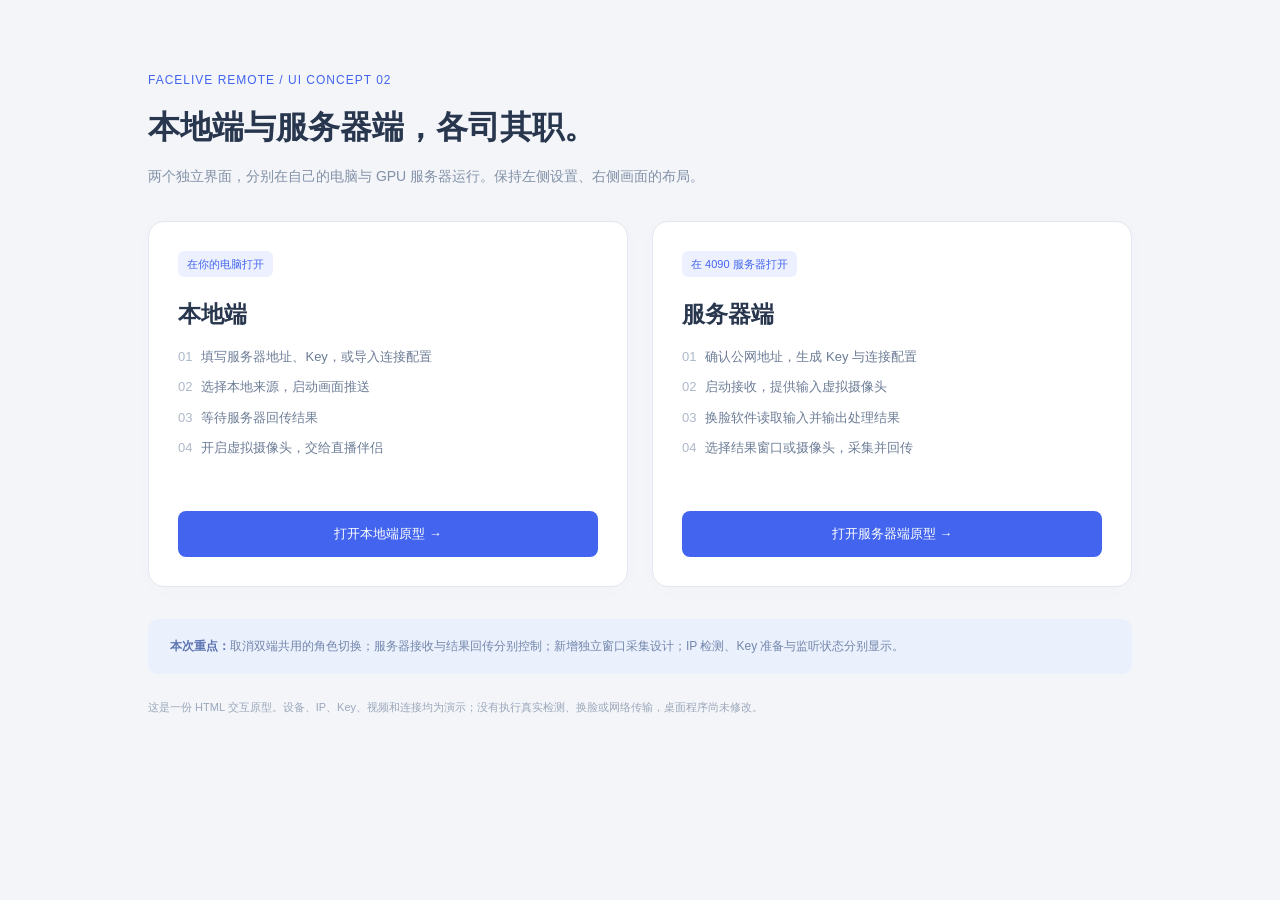
<file: remote-gpu/ui-prototype/index.html>
<!DOCTYPE html><html lang="zh-CN"><head><meta charset="UTF-8"><meta name="viewport" content="width=device-width,initial-scale=1"><title>FaceLive Remote · 独立双端设计</title><style>*{box-sizing:border-box}body{margin:0;background:#f3f5f9;color:#28364e;font:14px/1.7 'Segoe UI','Microsoft YaHei UI',sans-serif}.page{max-width:1040px;margin:70px auto;padding:0 28px}.eyebrow{font-size:12px;color:#4264ee;letter-spacing:1px}h1{font-size:32px;font-weight:600;margin:10px 0}p{color:#8391a7;margin:6px 0}.cards{display:grid;grid-template-columns:1fr 1fr;gap:24px;margin:32px 0}article{background:white;border:1px solid #e2e8f1;border-radius:16px;padding:29px;box-shadow:0 4px 24px #22324d04}.badge{display:inline-block;padding:4px 9px;background:#edf1ff;color:#4264ee;border-radius:6px;font-size:11px}h2{font-size:23px;margin:18px 0 12px}.steps{color:#6c7c96;min-height:145px;font-size:13px}.steps div{margin:8px 0}.steps b{color:#adb8c9;margin-right:9px;font-weight:400}a{display:block;background:#4264ee;color:white;text-decoration:none;padding:12px 16px;border-radius:8px;text-align:center;font-size:13px;margin-top:20px}a:hover{background:#3456dd}.note{background:#eaf0fc;padding:17px 22px;border-radius:10px;font-size:12px;color:#7386ac}.note strong{font-weight:600;color:#5e75b2}.footer{font-size:11px;color:#9ba7ba;margin-top:24px}@media(max-width:700px){.page{margin:30px auto}.cards{grid-template-columns:1fr}h1{font-size:27px}.steps{min-height:0}}</style></head><body><main class="page"><div class="eyebrow">FACELIVE REMOTE / UI CONCEPT 02</div><h1>本地端与服务器端，各司其职。</h1><p>两个独立界面，分别在自己的电脑与 GPU 服务器运行。保持左侧设置、右侧画面的布局。</p><div class="cards"><article><span class="badge">在你的电脑打开</span><h2>本地端</h2><div class="steps"><div><b>01</b>填写服务器地址、Key，或导入连接配置</div><div><b>02</b>选择本地来源，启动画面推送</div><div><b>03</b>等待服务器回传结果</div><div><b>04</b>开启虚拟摄像头，交给直播伴侣</div></div><a href="client.html">打开本地端原型 →</a></article><article><span class="badge">在 4090 服务器打开</span><h2>服务器端</h2><div class="steps"><div><b>01</b>确认公网地址，生成 Key 与连接配置</div><div><b>02</b>启动接收，提供输入虚拟摄像头</div><div><b>03</b>换脸软件读取输入并输出处理结果</div><div><b>04</b>选择结果窗口或摄像头，采集并回传</div></div><a href="server.html">打开服务器端原型 →</a></article></div><div class="note"><strong>本次重点：</strong>取消双端共用的角色切换；服务器接收与结果回传分别控制；新增独立窗口采集设计；IP 检测、Key 准备与监听状态分别显示。</div><div class="footer">这是一份 HTML 交互原型。设备、IP、Key、视频和连接均为演示；没有执行真实检测、换脸或网络传输，桌面程序尚未修改。</div></main></body></html>
</file>
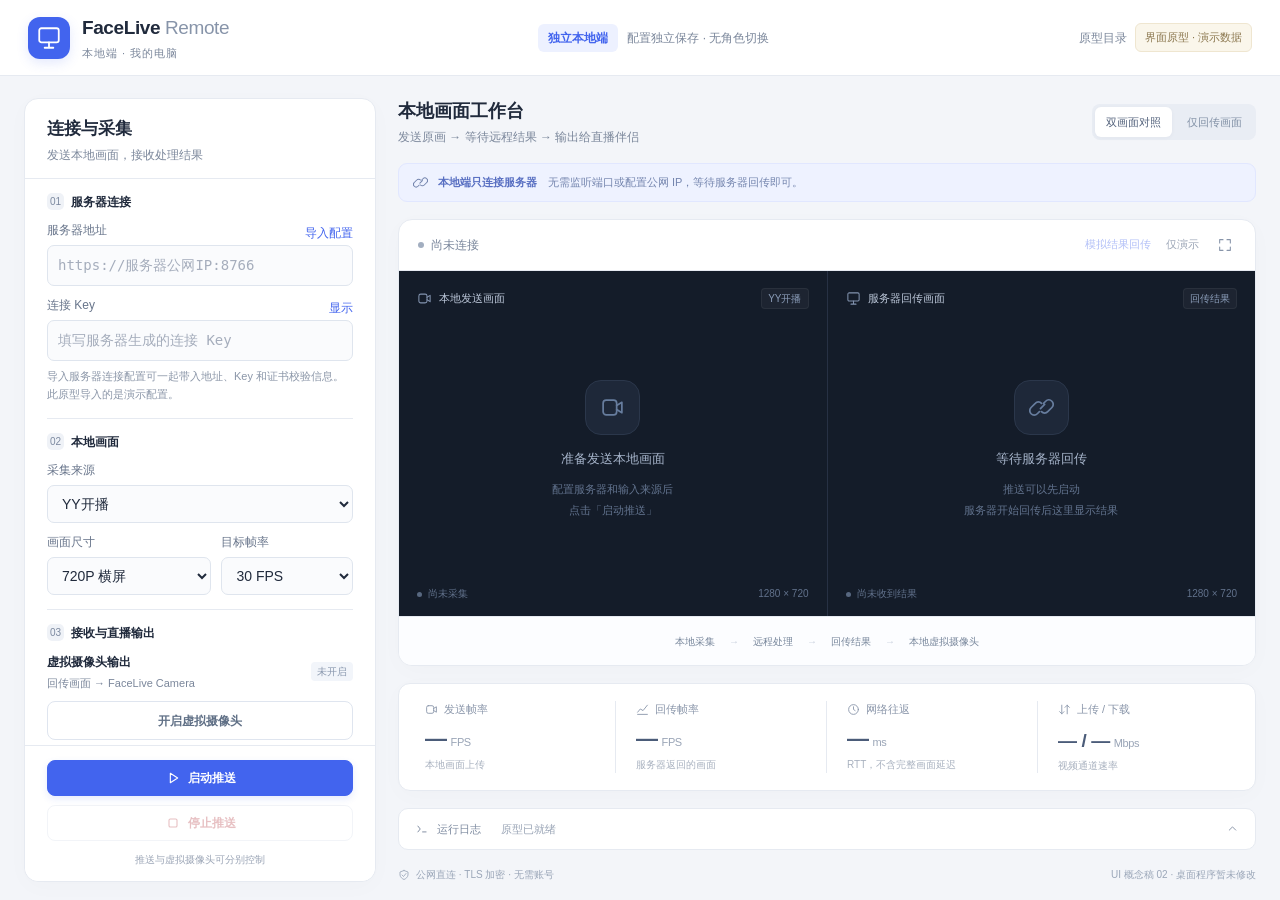
<file: remote-gpu/ui-prototype/client.html>
<!DOCTYPE html><html lang="zh-CN"><head><meta charset="UTF-8"><meta name="viewport" content="width=device-width, initial-scale=1"><title>FaceLive Remote · 本地端原型</title><link rel="stylesheet" href="prototype.css"></head><body data-endpoint="client"><svg class="sprite" xmlns="http://www.w3.org/2000/svg"><defs>
<symbol id="i-video" viewBox="0 0 24 24"><rect x="3" y="5" width="13" height="14" rx="3"/><path d="m16 10 5-3v10l-5-3"/></symbol>
<symbol id="i-monitor" viewBox="0 0 24 24"><rect x="3" y="3" width="18" height="13" rx="2"/><path d="M8 21h8m-4-5v5"/></symbol>
<symbol id="i-server" viewBox="0 0 24 24"><rect x="3" y="3" width="18" height="7" rx="2"/><rect x="3" y="14" width="18" height="7" rx="2"/><path d="M7 6.5h.01M7 17.5h.01m4-11h6m-6 11h6"/></symbol>
<symbol id="i-link" viewBox="0 0 24 24"><path d="m10 13 4-4m-5 7-2 2a4 4 0 0 1-6-6l4-4a4 4 0 0 1 6 0m2 0 2-2a4 4 0 0 1 6 6l-4 4a4 4 0 0 1-6 0" transform="translate(1 0)"/></symbol>
<symbol id="i-shield" viewBox="0 0 24 24"><path d="m12 3 8 3v6c0 4-5 8-8 9-3-1-8-5-8-9V6l8-3Z"/><path d="m8 12 3 3 5-6"/></symbol>
<symbol id="i-chevron" viewBox="0 0 24 24"><path d="m6 9 6 6 6-6"/></symbol>
<symbol id="i-play" viewBox="0 0 24 24"><path d="m8 5 11 7-11 7V5Z"/></symbol>
<symbol id="i-stop" viewBox="0 0 24 24"><rect x="6" y="6" width="12" height="12" rx="2"/></symbol>
<symbol id="i-eye" viewBox="0 0 24 24"><path d="M2 12s4-7 10-7 10 7 10 7-4 7-10 7S2 12 2 12Z"/><circle cx="12" cy="12" r="3"/></symbol>
<symbol id="i-expand" viewBox="0 0 24 24"><path d="M4 9V4h5m6 0h5v5M4 15v5h5m6 0h5v-5"/></symbol>
<symbol id="i-clock" viewBox="0 0 24 24"><circle cx="12" cy="12" r="9"/><path d="M12 7v5l3 2"/></symbol>
<symbol id="i-arrows" viewBox="0 0 24 24"><path d="M7 4v16m-4-4 4 4 4-4m6 4V4m-4 4 4-4 4 4"/></symbol>
<symbol id="i-chart" viewBox="0 0 24 24"><path d="M3 17 8 11l5 3 8-10M3 21h18"/></symbol>
<symbol id="i-log" viewBox="0 0 24 24"><path d="m5 7 4 5-4 5m8 0h6"/></symbol>
<symbol id="i-copy" viewBox="0 0 24 24"><rect x="8" y="8" width="12" height="13" rx="2"/><path d="M16 8V3H3v13h5"/></symbol>
<symbol id="i-refresh" viewBox="0 0 24 24"><path d="M20 7v5h-5M4 17v-5h5m11-1a8 8 0 0 0-14-5m-2 7a8 8 0 0 0 14 5"/></symbol>
</defs></svg><div class="app"><header class="header"><div class="brand"><div class="logo"><svg aria-hidden="true"><use href="#i-monitor"/></svg></div><div><div class="brand-name">FaceLive <span style="font-weight:400;color:#8794a9">Remote</span></div><div class="brand-sub">本地端 · 我的电脑</div></div></div><div class="endpoint-label"><span class="endpoint-badge">独立本地端</span><span>配置独立保存 · 无角色切换</span></div><div class="mini-actions"><a href="index.html">原型目录</a><span class="prototype">界面原型 · 演示数据</span></div></header><main class="workspace"><aside class="sidebar"><div class="side-title"><h1>连接与采集</h1><p>发送本地画面，接收处理结果</p></div><div class="settings"><section class="group"><div class="group-title"><span class="number">01</span>服务器连接</div><div class="field"><div class="field-head"><label for="address">服务器地址</label><button id="importBtn" class="text-btn">导入配置</button></div><input id="address" class="input mono" placeholder="https://服务器公网IP:8766" spellcheck="false"></div><div class="field"><div class="field-head"><label for="key">连接 Key</label><button id="showKey" class="text-btn">显示</button></div><input id="key" class="input mono" type="password" placeholder="填写服务器生成的连接 Key" autocomplete="off"></div><p class="help">导入服务器连接配置可一起带入地址、Key 和证书校验信息。此原型导入的是演示配置。</p></section><section class="group"><div class="group-title"><span class="number">02</span>本地画面</div><div class="field"><div class="field-head"><label for="source">采集来源</label></div><select id="source"><option>YY开播</option><option>USB 摄像头（示例）</option><option>测试画面</option></select></div><div class="row field"><div class="field"><div class="field-head"><label for="resolution">画面尺寸</label></div><select id="resolution"><option value="1280x720">720P 横屏</option><option value="720x1280">720P 竖屏</option><option value="640x360">360P 流畅</option></select></div><div class="field"><div class="field-head"><label for="fps">目标帧率</label></div><select id="fps"><option>30 FPS</option><option>25 FPS</option><option>15 FPS</option></select></div></div></section><section class="group"><div class="group-title"><span class="number">03</span>接收与直播输出</div><div class="toggle-line"><div><strong>虚拟摄像头输出</strong><p>回传画面 → FaceLive Camera</p></div><span id="vcamBadge" class="status-inline">未开启</span></div><button class="btn wide section-bottom" id="vcamBtn">开启虚拟摄像头</button><p class="help">开启后，在直播伴侣中选择 FaceLive Camera。等待回传时显示等待画面。</p></section><details class="advanced"><summary>高级设置<svg aria-hidden="true"><use href="#i-chevron"/></svg></summary><div class="field"><label for="bitrate">目标码率</label><select id="bitrate"><option>4 Mbps · 默认</option><option>2.5 Mbps · 流畅</option><option>6 Mbps · 清晰</option></select></div><div class="field"><label for="fingerprint">服务器证书校验</label><input id="fingerprint" class="input" placeholder="通过导入配置自动填入" readonly></div><p class="help">地址与 Key 用于连接，证书校验用于确认服务器身份。仅手填时仍需完成服务器身份校验。</p></details></div><div class="side-actions"><button id="startBtn" class="btn primary wide"><svg aria-hidden="true"><use href="#i-play"/></svg><span>启动推送</span></button><div class="action-row"><button class="btn danger" id="stopBtn" disabled><svg aria-hidden="true"><use href="#i-stop"/></svg>停止推送</button></div><div class="footnote">推送与虚拟摄像头可分别控制</div></div></aside><section class="content"><div class="work-top"><div><h2 class="work-title">本地画面工作台</h2><p class="work-caption">发送原画 → 等待远程结果 → 输出给直播伴侣</p></div><div class="view-switch"><button class="active" data-view="dual" aria-pressed="true">双画面对照</button><button data-view="single" aria-pressed="false">仅回传画面</button></div></div><div class="guide"><svg aria-hidden="true"><use href="#i-link"/></svg><span><strong>本地端只连接服务器</strong>　无需监听端口或配置公网 IP，等待服务器回传即可。</span></div><div class="preview-panel" id="previewPanel"><div class="panel-bar"><div class="status-pill" id="status"><span class="dot"></span><span>尚未连接</span></div><div class="bar-right"><button class="text-btn" id="simulateBtn" disabled>模拟结果回传</button><span>仅演示</span><button class="icon-btn" id="expandBtn" aria-label="展开画面"><svg aria-hidden="true"><use href="#i-expand"/></svg></button></div></div><div class="previews" id="previews"><div class="preview" id="inputPreview"><div class="preview-head"><span class="camera-label"><svg aria-hidden="true"><use href="#i-video"/></svg><span>本地发送画面</span></span><span class="preview-tag" id="inputTag">YY开播</span></div><div class="video-wrap"><canvas class="video-canvas" id="inputCanvas" width="1280" height="720" aria-label="本地发送画面演示图案"></canvas><div class="empty"><div class="empty-icon"><svg aria-hidden="true"><use href="#i-video"/></svg></div><strong id="inputEmptyTitle">准备发送本地画面</strong><p id="inputEmptyDesc">配置服务器和输入来源后<br>点击「启动推送」</p></div></div><div class="preview-foot"><span><i class="dot"></i><span id="inputFoot">尚未采集</span></span><span class="dimensions">1280 × 720</span></div></div><div class="preview" id="outputPreview"><div class="preview-head"><span class="camera-label"><svg aria-hidden="true"><use href="#i-monitor"/></svg><span>服务器回传画面</span></span><span class="preview-tag" id="outputTag">回传结果</span></div><div class="video-wrap"><canvas class="video-canvas" id="outputCanvas" width="1280" height="720" aria-label="服务器回传画面演示图案"></canvas><div class="empty"><div class="empty-icon"><svg aria-hidden="true"><use href="#i-link"/></svg></div><strong id="outputEmptyTitle">等待服务器回传</strong><p id="outputEmptyDesc">推送可以先启动<br>服务器开始回传后这里显示结果</p></div></div><div class="preview-foot"><span><i class="dot"></i><span id="outputFoot">尚未收到结果</span></span><span class="dimensions">1280 × 720</span></div></div></div><div class="flow"><b>本地采集</b><span class="arrow">→</span><b>远程处理</b><span class="arrow">→</span><b>回传结果</b><span class="arrow">→</span><b>本地虚拟摄像头</b></div></div><div class="metrics"><div class="metric"><div class="metric-label"><svg aria-hidden="true"><use href="#i-video"/></svg>发送帧率</div><div class="metric-value"><span id="inputFps">—</span><small>FPS</small></div><div class="metric-note">本地画面上传</div></div><div class="metric"><div class="metric-label"><svg aria-hidden="true"><use href="#i-chart"/></svg>回传帧率</div><div class="metric-value"><span id="outputFps">—</span><small>FPS</small></div><div class="metric-note">服务器返回的画面</div></div><div class="metric"><div class="metric-label"><svg aria-hidden="true"><use href="#i-clock"/></svg>网络往返</div><div class="metric-value"><span id="rtt">—</span><small>ms</small></div><div class="metric-note">RTT，不含完整画面延迟</div></div><div class="metric"><div class="metric-label"><svg aria-hidden="true"><use href="#i-arrows"/></svg>上传 / 下载</div><div class="metric-value"><span id="bandwidth">—</span><small>Mbps</small></div><div class="metric-note">视频通道速率</div></div></div><details class="log-panel" id="logPanel"><summary><span class="log-title"><svg aria-hidden="true"><use href="#i-log"/></svg>运行日志<span id="logLatest" class="log-latest">原型已就绪</span></span><svg aria-hidden="true"><use href="#i-chevron"/></svg></summary><div class="log-body" id="logs"><div><em>DESIGN</em>这是独立本地端 HTML 原型，未连接真实设备或服务器。</div></div></details><footer class="bottom"><span><svg aria-hidden="true"><use href="#i-shield"/></svg>公网直连 · TLS 加密 · 无需账号</span><span>UI 概念稿 02 · 桌面程序暂未修改</span></footer></section></main></div><div class="toast" id="toast" role="status"></div><script src="prototype.js"></script></body></html>
</file>
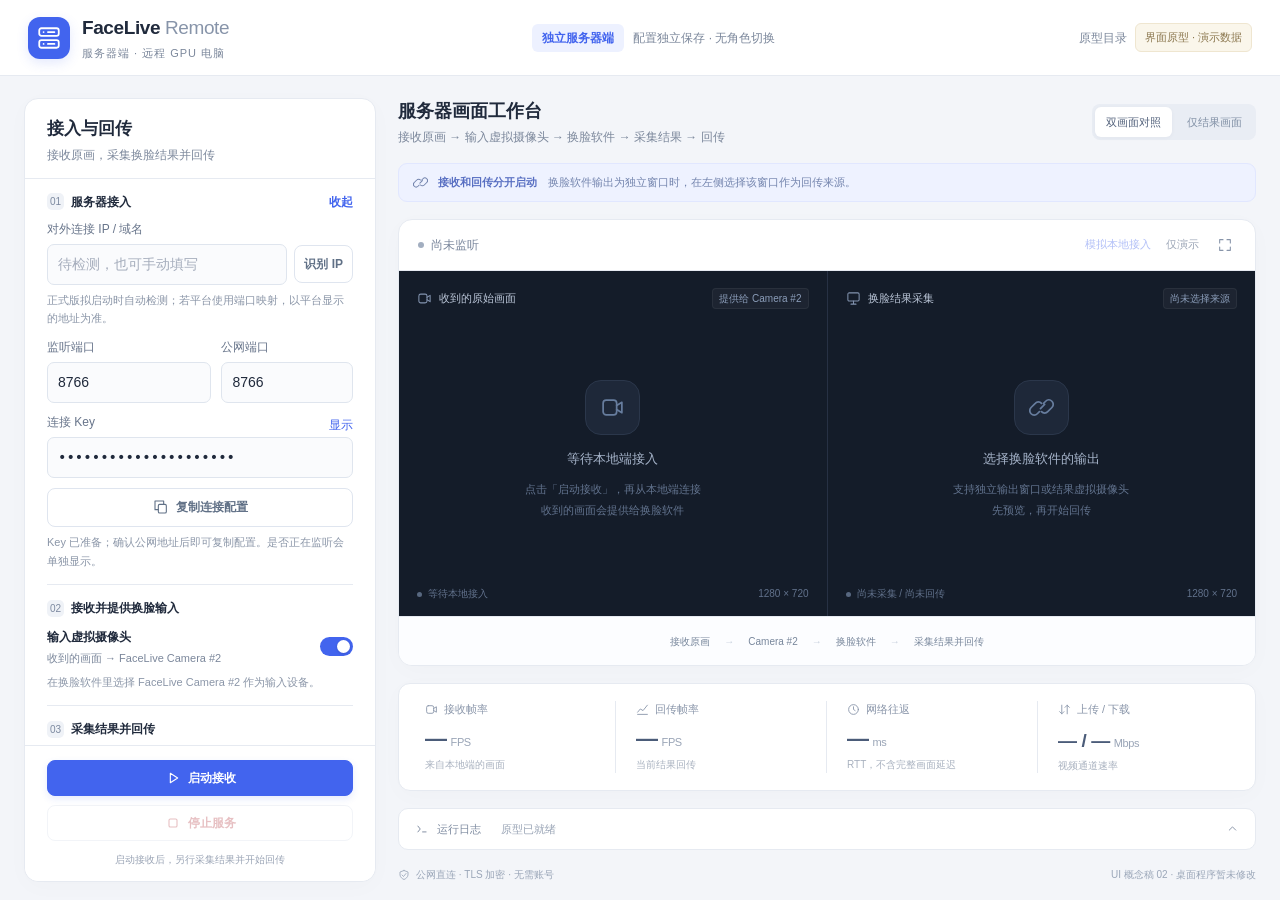
<file: remote-gpu/ui-prototype/server.html>
<!DOCTYPE html><html lang="zh-CN"><head><meta charset="UTF-8"><meta name="viewport" content="width=device-width, initial-scale=1"><title>FaceLive Remote · 服务器端原型</title><link rel="stylesheet" href="prototype.css"></head><body data-endpoint="server"><svg class="sprite" xmlns="http://www.w3.org/2000/svg"><defs>
<symbol id="i-video" viewBox="0 0 24 24"><rect x="3" y="5" width="13" height="14" rx="3"/><path d="m16 10 5-3v10l-5-3"/></symbol>
<symbol id="i-monitor" viewBox="0 0 24 24"><rect x="3" y="3" width="18" height="13" rx="2"/><path d="M8 21h8m-4-5v5"/></symbol>
<symbol id="i-server" viewBox="0 0 24 24"><rect x="3" y="3" width="18" height="7" rx="2"/><rect x="3" y="14" width="18" height="7" rx="2"/><path d="M7 6.5h.01M7 17.5h.01m4-11h6m-6 11h6"/></symbol>
<symbol id="i-link" viewBox="0 0 24 24"><path d="m10 13 4-4m-5 7-2 2a4 4 0 0 1-6-6l4-4a4 4 0 0 1 6 0m2 0 2-2a4 4 0 0 1 6 6l-4 4a4 4 0 0 1-6 0" transform="translate(1 0)"/></symbol>
<symbol id="i-shield" viewBox="0 0 24 24"><path d="m12 3 8 3v6c0 4-5 8-8 9-3-1-8-5-8-9V6l8-3Z"/><path d="m8 12 3 3 5-6"/></symbol>
<symbol id="i-chevron" viewBox="0 0 24 24"><path d="m6 9 6 6 6-6"/></symbol>
<symbol id="i-play" viewBox="0 0 24 24"><path d="m8 5 11 7-11 7V5Z"/></symbol>
<symbol id="i-stop" viewBox="0 0 24 24"><rect x="6" y="6" width="12" height="12" rx="2"/></symbol>
<symbol id="i-eye" viewBox="0 0 24 24"><path d="M2 12s4-7 10-7 10 7 10 7-4 7-10 7S2 12 2 12Z"/><circle cx="12" cy="12" r="3"/></symbol>
<symbol id="i-expand" viewBox="0 0 24 24"><path d="M4 9V4h5m6 0h5v5M4 15v5h5m6 0h5v-5"/></symbol>
<symbol id="i-clock" viewBox="0 0 24 24"><circle cx="12" cy="12" r="9"/><path d="M12 7v5l3 2"/></symbol>
<symbol id="i-arrows" viewBox="0 0 24 24"><path d="M7 4v16m-4-4 4 4 4-4m6 4V4m-4 4 4-4 4 4"/></symbol>
<symbol id="i-chart" viewBox="0 0 24 24"><path d="M3 17 8 11l5 3 8-10M3 21h18"/></symbol>
<symbol id="i-log" viewBox="0 0 24 24"><path d="m5 7 4 5-4 5m8 0h6"/></symbol>
<symbol id="i-copy" viewBox="0 0 24 24"><rect x="8" y="8" width="12" height="13" rx="2"/><path d="M16 8V3H3v13h5"/></symbol>
<symbol id="i-refresh" viewBox="0 0 24 24"><path d="M20 7v5h-5M4 17v-5h5m11-1a8 8 0 0 0-14-5m-2 7a8 8 0 0 0 14 5"/></symbol>
</defs></svg><div class="app"><header class="header"><div class="brand"><div class="logo"><svg aria-hidden="true"><use href="#i-server"/></svg></div><div><div class="brand-name">FaceLive <span style="font-weight:400;color:#8794a9">Remote</span></div><div class="brand-sub">服务器端 · 远程 GPU 电脑</div></div></div><div class="endpoint-label"><span class="endpoint-badge">独立服务器端</span><span>配置独立保存 · 无角色切换</span></div><div class="mini-actions"><a href="index.html">原型目录</a><span class="prototype">界面原型 · 演示数据</span></div></header><main class="workspace"><aside class="sidebar"><div class="side-title"><h1>接入与回传</h1><p>接收原画，采集换脸结果并回传</p></div><div class="settings"><section class="group"><div class="group-title"><span class="number">01</span>服务器接入<button id="toggleConfig" class="text-btn" style="margin-left:auto">收起</button></div><div id="serverConfigFields"><div class="field"><div class="field-head"><label for="publicIp">对外连接 IP / 域名</label></div><div class="input-with-btn"><input id="publicIp" class="input mono" placeholder="待检测，也可手动填写"><button class="btn" id="detectBtn">识别 IP</button></div></div><p class="help" id="ipHint">正式版拟启动时自动检测；若平台使用端口映射，以平台显示的地址为准。</p><div class="row field"><div class="field"><div class="field-head"><label for="listenPort">监听端口</label></div><input id="listenPort" class="input" type="number" value="8766" min="1" max="65535"></div><div class="field"><div class="field-head"><label for="publicPort">公网端口</label></div><input id="publicPort" class="input" type="number" value="8766" min="1" max="65535"></div></div><div class="field"><div class="field-head"><label for="key">连接 Key</label><button id="showKey" class="text-btn">显示</button></div><input id="key" type="password" class="input mono" value="demo_key_server_7h28x" readonly></div><button id="copyConfig" class="btn wide section-bottom"><svg aria-hidden="true"><use href="#i-copy"/></svg>复制连接配置</button><p class="help" id="configHint">Key 已准备；确认公网地址后即可复制配置。是否正在监听会单独显示。</p></div><div id="serverConfigSummary" class="hidden config-summary"></div></section><section class="group"><div class="group-title"><span class="number">02</span>接收并提供换脸输入</div><div class="toggle-line"><div><strong>输入虚拟摄像头</strong><p>收到的画面 → FaceLive Camera #2</p></div><label class="switch"><input id="inputVcam" type="checkbox" checked aria-label="输入虚拟摄像头"><span></span></label></div><p class="help">在换脸软件里选择 FaceLive Camera #2 作为输入设备。</p></section><section class="group"><div class="group-title"><span class="number">03</span>采集结果并回传</div><div class="field"><div class="field-head"><label for="resultType">结果来源类型</label></div><select id="resultType"><option value="window">独立窗口</option><option value="camera">结果虚拟摄像头</option><option value="loop">原画回环 · 测试网络</option></select></div><div id="windowFields"><div class="field"><div class="field-head"><label for="resultWindow">要采集的窗口</label><button id="refreshWindows" class="text-btn">刷新窗口</button></div><select id="resultWindow"><option value="">请选择换脸结果窗口</option><option value="pro">DeepLiveCam Pro · 输出预览（示例）</option><option value="obs">OBS · 投影窗口（示例）</option></select></div><p class="help">仅采集选定窗口的画面区域。正式接入时需验证窗口内容、裁切范围及最小化后的行为。</p></div><div id="cameraFields" class="hidden"><div class="field"><div class="field-head"><label for="resultCamera">结果摄像头</label></div><select id="resultCamera"><option value="">请选择结果摄像头</option><option value="pro">Pro 输出摄像头（示例）</option><option value="obs">OBS Virtual Camera（示例）</option></select></div></div><div id="loopFields" class="hidden tip">收到原画后直接回传，用来验证网络，不执行换脸。</div><div class="row section-bottom"><button id="captureBtn" class="btn">预览结果</button><button id="returnBtn" class="btn primary">开始回传</button></div><p class="help" id="returnHint">接收与回传分别控制。先确认采集的是换脸结果，再开始回传。</p></section></div><div class="side-actions"><button id="startBtn" class="btn primary wide"><svg aria-hidden="true"><use href="#i-play"/></svg><span>启动接收</span></button><div class="action-row"><button class="btn danger" id="stopBtn" disabled><svg aria-hidden="true"><use href="#i-stop"/></svg>停止服务</button></div><div class="footnote">启动接收后，另行采集结果并开始回传</div></div></aside><section class="content"><div class="work-top"><div><h2 class="work-title">服务器画面工作台</h2><p class="work-caption">接收原画 → 输入虚拟摄像头 → 换脸软件 → 采集结果 → 回传</p></div><div class="view-switch"><button class="active" data-view="dual" aria-pressed="true">双画面对照</button><button data-view="single" aria-pressed="false">仅结果画面</button></div></div><div class="guide"><svg aria-hidden="true"><use href="#i-link"/></svg><span><strong>接收和回传分开启动</strong>　换脸软件输出为独立窗口时，在左侧选择该窗口作为回传来源。</span></div><div class="preview-panel" id="previewPanel"><div class="panel-bar"><div class="status-pill" id="status"><span class="dot"></span><span>尚未监听</span></div><div class="bar-right"><button class="text-btn" id="simulateBtn" disabled>模拟本地接入</button><span>仅演示</span><button class="icon-btn" id="expandBtn" aria-label="展开画面"><svg aria-hidden="true"><use href="#i-expand"/></svg></button></div></div><div class="previews" id="previews"><div class="preview" id="inputPreview"><div class="preview-head"><span class="camera-label"><svg aria-hidden="true"><use href="#i-video"/></svg><span>收到的原始画面</span></span><span class="preview-tag" id="inputTag">提供给 Camera #2</span></div><div class="video-wrap"><canvas class="video-canvas" id="inputCanvas" width="1280" height="720" aria-label="收到的原始画面演示图案"></canvas><div class="empty"><div class="empty-icon"><svg aria-hidden="true"><use href="#i-video"/></svg></div><strong id="inputEmptyTitle">等待本地端接入</strong><p id="inputEmptyDesc">点击「启动接收」，再从本地端连接<br>收到的画面会提供给换脸软件</p></div></div><div class="preview-foot"><span><i class="dot"></i><span id="inputFoot">尚未接收</span></span><span class="dimensions">1280 × 720</span></div></div><div class="preview" id="outputPreview"><div class="preview-head"><span class="camera-label"><svg aria-hidden="true"><use href="#i-monitor"/></svg><span>换脸结果采集</span></span><span class="preview-tag" id="outputTag">尚未选择来源</span></div><div class="video-wrap"><canvas class="video-canvas" id="outputCanvas" width="1280" height="720" aria-label="换脸结果采集演示图案"></canvas><div class="empty"><div class="empty-icon"><svg aria-hidden="true"><use href="#i-link"/></svg></div><strong id="outputEmptyTitle">选择换脸软件的输出</strong><p id="outputEmptyDesc">支持独立输出窗口或结果虚拟摄像头<br>先预览，再开始回传</p></div></div><div class="preview-foot"><span><i class="dot"></i><span id="outputFoot">尚未采集 / 尚未回传</span></span><span class="dimensions">1280 × 720</span></div></div></div><div class="flow"><b>接收原画</b><span class="arrow">→</span><b>Camera #2</b><span class="arrow">→</span><b>换脸软件</b><span class="arrow">→</span><b>采集结果并回传</b></div></div><div class="metrics"><div class="metric"><div class="metric-label"><svg aria-hidden="true"><use href="#i-video"/></svg>接收帧率</div><div class="metric-value"><span id="inputFps">—</span><small>FPS</small></div><div class="metric-note">来自本地端的画面</div></div><div class="metric"><div class="metric-label"><svg aria-hidden="true"><use href="#i-chart"/></svg>回传帧率</div><div class="metric-value"><span id="outputFps">—</span><small>FPS</small></div><div class="metric-note">当前结果回传</div></div><div class="metric"><div class="metric-label"><svg aria-hidden="true"><use href="#i-clock"/></svg>网络往返</div><div class="metric-value"><span id="rtt">—</span><small>ms</small></div><div class="metric-note">RTT，不含完整画面延迟</div></div><div class="metric"><div class="metric-label"><svg aria-hidden="true"><use href="#i-arrows"/></svg>上传 / 下载</div><div class="metric-value"><span id="bandwidth">—</span><small>Mbps</small></div><div class="metric-note">视频通道速率</div></div></div><details class="log-panel" id="logPanel"><summary><span class="log-title"><svg aria-hidden="true"><use href="#i-log"/></svg>运行日志<span id="logLatest" class="log-latest">原型已就绪</span></span><svg aria-hidden="true"><use href="#i-chevron"/></svg></summary><div class="log-body" id="logs"><div><em>DESIGN</em>这是独立服务器端 HTML 原型，未连接真实设备或服务器。</div></div></details><footer class="bottom"><span><svg aria-hidden="true"><use href="#i-shield"/></svg>公网直连 · TLS 加密 · 无需账号</span><span>UI 概念稿 02 · 桌面程序暂未修改</span></footer></section></main></div><div class="toast" id="toast" role="status"></div><script src="prototype.js"></script></body></html>
</file>
<file: remote-gpu/ui-prototype/prototype.css>
:root{--bg:#f3f5f9;--panel:#fff;--text:#202a3c;--muted:#7b879b;--line:#e6eaf1;--blue:#4264ee;--blue-soft:#edf1ff;--green:#25b68a;--shadow:0 5px 24px #202a3c05;--radius:14px}
*{box-sizing:border-box}body{margin:0;background:var(--bg);color:var(--text);font:14px/1.5 "Segoe UI","Microsoft YaHei UI","Microsoft YaHei",sans-serif}button,input,select,textarea{font:inherit}button{cursor:pointer}button:disabled{cursor:not-allowed;opacity:.4}button,input,select,textarea{outline:none}button:focus-visible,input:focus-visible,select:focus-visible,textarea:focus-visible,summary:focus-visible{outline:3px solid #a9b9ff;outline-offset:2px}button{transition:background .15s,color .15s,box-shadow .15s}svg{display:block;width:20px;height:20px;fill:none;stroke:currentColor;stroke-width:1.65;stroke-linecap:round;stroke-linejoin:round}.sprite{display:none}.app{height:100vh;min-height:720px;display:flex;flex-direction:column}.header{height:84px;padding:0 28px;display:flex;align-items:center;justify-content:space-between;background:var(--panel);border-bottom:1px solid var(--line);flex-shrink:0}.brand{display:flex;gap:12px;align-items:center}.logo{display:grid;place-items:center;width:42px;height:42px;background:var(--blue);border-radius:12px;color:white;box-shadow:0 4px 12px #4264ee25}.logo svg{width:26px;height:26px}.brand-name{font-size:19px;font-weight:650;letter-spacing:-.4px}.brand-sub{font-size:11px;color:var(--muted);letter-spacing:1.8px;margin-top:2px}.head-middle{display:flex;background:#f1f3f7;border:1px solid #e9ecf2;border-radius:11px;padding:4px;gap:3px}.role{border:0;background:transparent;color:#7a8599;padding:9px 24px;display:flex;align-items:center;gap:8px;border-radius:8px;font-weight:600}.role.active{color:var(--blue);background:white;box-shadow:0 2px 5px #24304a0c}.role svg{width:18px;height:18px}.prototype{color:#8c7850;background:#faf6eb;border:1px solid #efe6d0;border-radius:6px;font-size:11px;padding:5px 9px;white-space:nowrap}.workspace{padding:22px 24px 18px;display:grid;grid-template-columns:324px minmax(0,1fr);gap:22px;flex:1;min-height:0}.sidebar{background:var(--panel);border:1px solid var(--line);border-radius:var(--radius);display:flex;flex-direction:column;min-height:0;box-shadow:var(--shadow)}.side-title{padding:21px 22px 17px;border-bottom:1px solid var(--line)}h1,h2,h3,p{margin:0}h1{font-size:17px;font-weight:650}.side-title p{font-size:12px;color:var(--muted);margin-top:4px}.settings{padding:0 22px;overflow:auto;flex:1;scrollbar-width:thin;scrollbar-color:#dce1eb transparent}.group{padding:19px 0;border-bottom:1px solid var(--line)}.group:last-child{border:0}.group-title{font-size:12px;font-weight:650;display:flex;align-items:center;gap:7px;margin-bottom:13px}.group-title svg{width:16px;height:16px;color:#8d99ad}.number{font:10px/17px "Segoe UI",sans-serif;width:17px;height:17px;text-align:center;background:#eff2f7;border-radius:5px;color:#7d8aa0}.field{margin-top:12px}.field:first-child{margin-top:0}label,.label{display:block;color:#68758b;font-size:12px;margin-bottom:6px}.field-head{display:flex;align-items:center;justify-content:space-between}.text-btn{border:0;background:none;color:var(--blue);font-size:12px;padding:0}.input,select,textarea{width:100%;background:#fafbfd;border:1px solid #dfe5ee;border-radius:7px;color:var(--text);padding:9px 10px;min-height:38px}textarea{resize:vertical;min-height:69px;font-size:12px;line-height:1.6;display:block}.input::placeholder,textarea::placeholder{color:#a5adbc}select{padding-right:23px}.help{font-size:11px;color:#8b96a8;margin-top:7px;line-height:1.7}.row{display:grid;grid-template-columns:1fr 1fr;gap:10px}.row .field{margin-top:0}.connection-chip{display:flex;gap:8px;align-items:center;background:#f4f7ff;color:#5972b6;padding:10px 11px;border-radius:8px;font-size:12px}.connection-chip svg{width:16px;height:16px}.connection-chip .tag{font-size:10px;background:white;border-radius:4px;padding:1px 5px;margin-left:auto;color:#6d83bd}.toggle-line{display:flex;align-items:center;justify-content:space-between;gap:10px}.toggle-line strong{font-size:12px;font-weight:600}.toggle-line p{font-size:11px;color:var(--muted);margin-top:3px}.switch{position:relative;width:33px;height:19px;flex-shrink:0;cursor:pointer;margin:0}.switch input{position:absolute;opacity:0;width:100%;height:100%;margin:0;cursor:pointer}.switch span{position:absolute;inset:0;border-radius:20px;background:#dce2ed;pointer-events:none;transition:background .2s}.switch span:after{content:"";position:absolute;left:3px;top:3px;width:13px;height:13px;background:white;border-radius:50%;box-shadow:0 1px 3px #0002;transition:transform .2s}.switch input:checked+span{background:var(--blue)}.switch input:checked+span:after{transform:translateX(14px)}.switch input:focus-visible+span{outline:3px solid #a9b9ff;outline-offset:2px}.advanced{padding-top:15px}.advanced summary{font-size:12px;color:#7e8ba0;cursor:pointer;list-style:none;display:flex;align-items:center;justify-content:space-between}.advanced summary svg{width:14px;height:14px}.advanced[open] summary svg{transform:rotate(180deg)}.side-actions{padding:17px 22px 18px;border-top:1px solid var(--line);background:#fff;border-radius:0 0 14px 14px}.btn{border:1px solid #dfe5ef;background:white;color:#607086;border-radius:8px;min-height:39px;padding:8px 13px;display:inline-flex;align-items:center;justify-content:center;gap:7px;font-size:12px;font-weight:600}.btn svg{width:16px;height:16px}.btn:hover{background:#f5f7fb}.btn.primary{background:var(--blue);color:white;border-color:var(--blue);box-shadow:0 3px 7px #4264ee20}.btn.primary:hover{background:#3456dd}.btn.danger{color:#c5646a}.action-row{display:grid;grid-template-columns:1fr 1fr;gap:9px;margin-top:9px}.wide{width:100%}.footnote{font-size:10px;color:#9aa4b5;text-align:center;margin-top:11px}.content{display:flex;flex-direction:column;min-width:0;min-height:0;gap:17px}.work-top{display:flex;justify-content:space-between;align-items:center;min-height:39px;gap:12px}.work-title{font-size:18px;font-weight:650}.work-caption{font-size:12px;color:var(--muted);margin-top:3px}.view-switch{display:flex;gap:4px;background:#e9edf4;border-radius:8px;padding:3px;flex-shrink:0}.view-switch button{border:0;background:transparent;color:#8190a5;border-radius:6px;padding:7px 11px;font-size:11px}.view-switch button.active{background:white;color:#52617b;box-shadow:0 1px 4px #2731470a}.preview-panel{display:flex;flex-direction:column;border:1px solid var(--line);background:white;border-radius:var(--radius);box-shadow:var(--shadow);flex:1;min-height:280px;overflow:hidden}.panel-bar{height:51px;padding:0 19px;display:flex;align-items:center;justify-content:space-between;border-bottom:1px solid var(--line);flex-shrink:0}.status-pill{font-size:12px;display:flex;align-items:center;gap:7px;color:#77849a}.dot{width:6px;height:6px;border-radius:50%;background:#a2aec0;display:inline-block;flex-shrink:0}.status-pill.live{color:#2a9d7e}.live .dot{background:#28b98d;box-shadow:0 0 0 3px #25b68a13}.bar-right{display:flex;align-items:center;gap:15px;font-size:11px;color:#9aa4b5}.icon-btn{border:0;background:none;color:#8895aa;padding:3px}.icon-btn svg{width:16px;height:16px}.previews{display:grid;grid-template-columns:1fr 1fr;gap:1px;background:#273144;flex:1;min-height:0}.preview{position:relative;background:#141c29;display:flex;flex-direction:column;min-width:0;overflow:hidden}.preview-head{position:absolute;top:17px;left:18px;right:18px;display:flex;align-items:center;justify-content:space-between;z-index:2;color:#bdc8da;font-size:11px}.camera-label{display:flex;align-items:center;gap:7px}.camera-label svg{width:15px;height:15px;color:#8192ae}.preview-tag{background:#ffffff0a;border:1px solid #ffffff0e;border-radius:4px;padding:2px 6px;font-size:10px;color:#8b9db9}.video-wrap{position:absolute;inset:56px 0 42px;display:flex;align-items:center;justify-content:center;overflow:hidden}.empty{display:flex;flex-direction:column;align-items:center;text-align:center;padding:20px;gap:10px;color:#72819b}.empty-icon{width:55px;height:55px;border-radius:16px;display:grid;place-items:center;background:#1e2839;border:1px solid #2b374b;margin-bottom:4px}.empty-icon svg{width:25px;height:25px;color:#677d9e}.empty strong{font-size:13px;font-weight:500;color:#a6b4ca}.empty p{font-size:11px;color:#62738e;max-width:230px;line-height:1.9}.preview-foot{position:absolute;bottom:15px;left:18px;right:18px;display:flex;justify-content:space-between;color:#61718b;font-size:10px}.preview-foot .dot{width:5px;height:5px;background:#586880;margin-right:6px}.video-canvas{display:none;max-width:100%;max-height:100%;object-fit:contain}.video-active .video-canvas{display:block}.video-active .empty{display:none}.video-active .preview-foot .dot{background:#38bd9a}.video-active .preview-foot{color:#8c9eb9}.previews.single{grid-template-columns:1fr}.previews.single .preview:first-child{display:none}.flow{display:flex;align-items:center;justify-content:center;gap:14px;min-height:49px;background:#fcfdff;border-top:1px solid var(--line);font-size:10px;color:#96a1b2;padding:10px;flex-shrink:0}.flow b{color:#77869b;font-weight:500;display:flex;gap:6px;align-items:center}.flow svg{width:13px;height:13px}.flow .arrow{color:#c8d0dd}.metrics{display:grid;grid-template-columns:repeat(4,1fr);background:white;border:1px solid var(--line);border-radius:12px;padding:17px 6px;box-shadow:var(--shadow)}.metric{padding:0 20px;border-right:1px solid var(--line)}.metric:last-child{border:0}.metric-label{color:#8a96aa;font-size:11px;display:flex;align-items:center;gap:6px}.metric-label svg{width:13px;height:13px}.metric-value{font-size:23px;line-height:1.3;letter-spacing:-.4px;font-weight:600;margin-top:7px;font-variant-numeric:tabular-nums;color:#4b5c79}.metric-value small{font-size:11px;color:#99a4b6;font-weight:400;margin-left:4px}.metric-note{font-size:10px;color:#a8b1bf;margin-top:4px}.log-panel{border:1px solid var(--line);border-radius:10px;background:#fff;overflow:hidden;flex-shrink:0}.log-panel summary{list-style:none;display:flex;align-items:center;justify-content:space-between;padding:12px 16px;cursor:pointer;color:#7f8ca1;font-size:11px}.log-title{display:flex;align-items:center;gap:8px}.log-title svg{width:14px;height:14px}.log-latest{color:#9aa5b6;margin-left:12px;font-weight:400}.log-panel summary>svg{width:13px;height:13px;transform:rotate(180deg)}.log-panel[open] summary>svg{transform:rotate(0)}.log-body{height:100px;overflow:auto;border-top:1px solid var(--line);padding:10px 16px;background:#fcfdff;font:11px/1.9 Consolas,"Microsoft YaHei UI",monospace;color:#8a98ae}.log-body em{font-style:normal;color:#5776bd;margin-right:13px}.bottom{display:flex;justify-content:space-between;font-size:10px;color:#9aa6b8;gap:10px}.bottom span{display:flex;align-items:center;gap:6px}.bottom svg{width:12px;height:12px}.hidden{display:none!important}.toast{position:fixed;bottom:32px;left:50%;transform:translate(-50%,12px);background:#29354c;color:#f1f5ff;padding:11px 19px;border-radius:9px;font-size:12px;box-shadow:0 8px 25px #1b294326;opacity:0;pointer-events:none;transition:opacity .2s,transform .2s;z-index:10}.toast.show{opacity:1;transform:translate(-50%,0)}.pairing-output{font:11px/1.7 Consolas,monospace;color:#6e7e99;word-break:break-all;background:#f5f7fb;border:1px dashed #dbe2ee;border-radius:7px;padding:10px;margin-top:10px}.tip{padding:10px 11px;border-radius:7px;background:#f7f9fd;color:#8391a8;font-size:11px;line-height:1.8;margin-top:11px}.fullscreen{position:fixed;inset:12px;z-index:8}.prototype-note{font-size:10px;color:#abb4c1;margin-top:6px;text-align:center}
@media(min-width:1600px){.workspace{padding:26px 32px 22px;gap:26px;grid-template-columns:346px minmax(0,1fr)}.header{padding:0 35px}.side-title{padding-top:24px}.group{padding-top:22px;padding-bottom:22px}}
@media(max-width:1100px){.workspace{padding:16px;gap:16px;grid-template-columns:294px minmax(0,1fr)}.settings{padding:0 18px}.side-actions{padding-left:18px;padding-right:18px}.header{padding:0 20px}.brand-sub{letter-spacing:.7px}.role{padding:9px 14px}.metric{padding:0 12px}.metric-value{font-size:20px}.flow{gap:7px}.flow b{gap:4px}.bar-right .demo-text{display:none}}
@media(max-width:800px){.app{height:auto;min-height:100vh}.header{height:auto;padding:17px;gap:15px;flex-wrap:wrap}.brand-name{font-size:17px}.head-middle{order:3;width:100%}.role{flex:1;justify-content:center}.workspace{grid-template-columns:1fr}.settings{overflow:visible}.sidebar{order:2}.content{min-height:620px}.preview-panel{min-height:330px}.metrics{padding:13px 0}.metric{padding:0 9px}.metric-note{font-size:9px}.work-title{font-size:16px}.bar-right{gap:8px}.prototype{font-size:10px}.bottom{flex-wrap:wrap}.previews{min-height:250px}.empty p{max-width:150px}.flow{gap:5px;font-size:9px}.flow svg{display:none}.log-latest{display:none}}
@media(prefers-reduced-motion:reduce){*{transition:none!important}}
/* Keep the everyday controls visible at typical desktop heights. */
@media(min-width:801px) and (max-height:980px){.header{height:76px}.side-title{padding:17px 22px 14px}.group{padding:15px 0}.group-title{margin-bottom:10px}.field{margin-top:10px}textarea{min-height:58px}.side-actions{padding-top:14px;padding-bottom:14px}.help{margin-top:6px}.advanced{padding-top:12px}.row{grid-template-columns:1.25fr 1fr}}

.header .endpoint-label{font-size:12px;color:#7b879b;display:flex;align-items:center;gap:9px}.endpoint-badge{padding:5px 10px;border-radius:6px;background:#edf1ff;color:#4264ee;font-weight:600}.settings .group{padding:14px 0}.settings .group-title{margin-bottom:9px}.header a{color:#7b879b;text-decoration:none;font-size:12px}.status-inline{font-size:10px;color:#8a98ae;padding:2px 6px;border-radius:4px;background:#f2f5fa}.status-inline.ready{color:#289e7a;background:#effaf6}.section-bottom{margin-top:10px}.input-with-btn{display:flex;gap:7px;align-items:center}.input-with-btn .btn{flex-shrink:0;min-height:38px;padding:7px 9px}.settings .help{font-size:11px}.mini-actions{display:flex;gap:8px;align-items:center}.bar-right .text-btn{font-size:11px}.config-summary{background:#f7f9fd;padding:10px;border:1px solid #e3e9f3;border-radius:7px;font:11px/1.8 Consolas,'Microsoft YaHei UI',monospace;color:#72839e;word-break:break-all;margin-top:10px}.output-status{font-size:11px;color:#8b98ab;margin-top:8px;display:flex;align-items:center;gap:6px}.preview-panel{min-height:290px}.side-actions .action-row{grid-template-columns:1fr}.side-actions .btn{min-height:36px}.settings details{padding-bottom:12px}.step-hint{color:#96a2b4;font-size:10px;font-weight:400;margin-left:auto}.source-description{margin:0;padding:8px 10px;background:#f7f9fd;color:#8291a8;border-radius:7px;font-size:11px;line-height:1.8}.mono{font-family:Consolas,monospace}.header .brand-sub{letter-spacing:1px}.work-caption{max-width:650px}.active-source{font-size:10px;color:#b2c1d7}.metric-value{font-size:22px}.sidebar{min-width:0}.guide{display:flex;gap:10px;align-items:center;background:#eef2ff;border:1px solid #e1e7ff;padding:10px 14px;border-radius:9px;color:#7485ae;font-size:11px}.guide svg{width:15px;height:15px;flex-shrink:0}.guide strong{font-weight:600;color:#586fc2}.prototype{white-space:nowrap}.previews .empty p{max-width:260px}.metric-value.band{font-size:19px;padding-top:4px}.group h3{font-size:12px;font-weight:650}.copy-link{font-size:11px;color:#4264ee;text-decoration:none}
@media(min-width:1200px){.workspace{grid-template-columns:352px minmax(0,1fr)}}
@media(max-width:800px){.header .endpoint-label{order:3;width:100%;justify-content:center}.header{gap:12px}.guide{line-height:1.8}.content{min-height:720px}}
</file>
